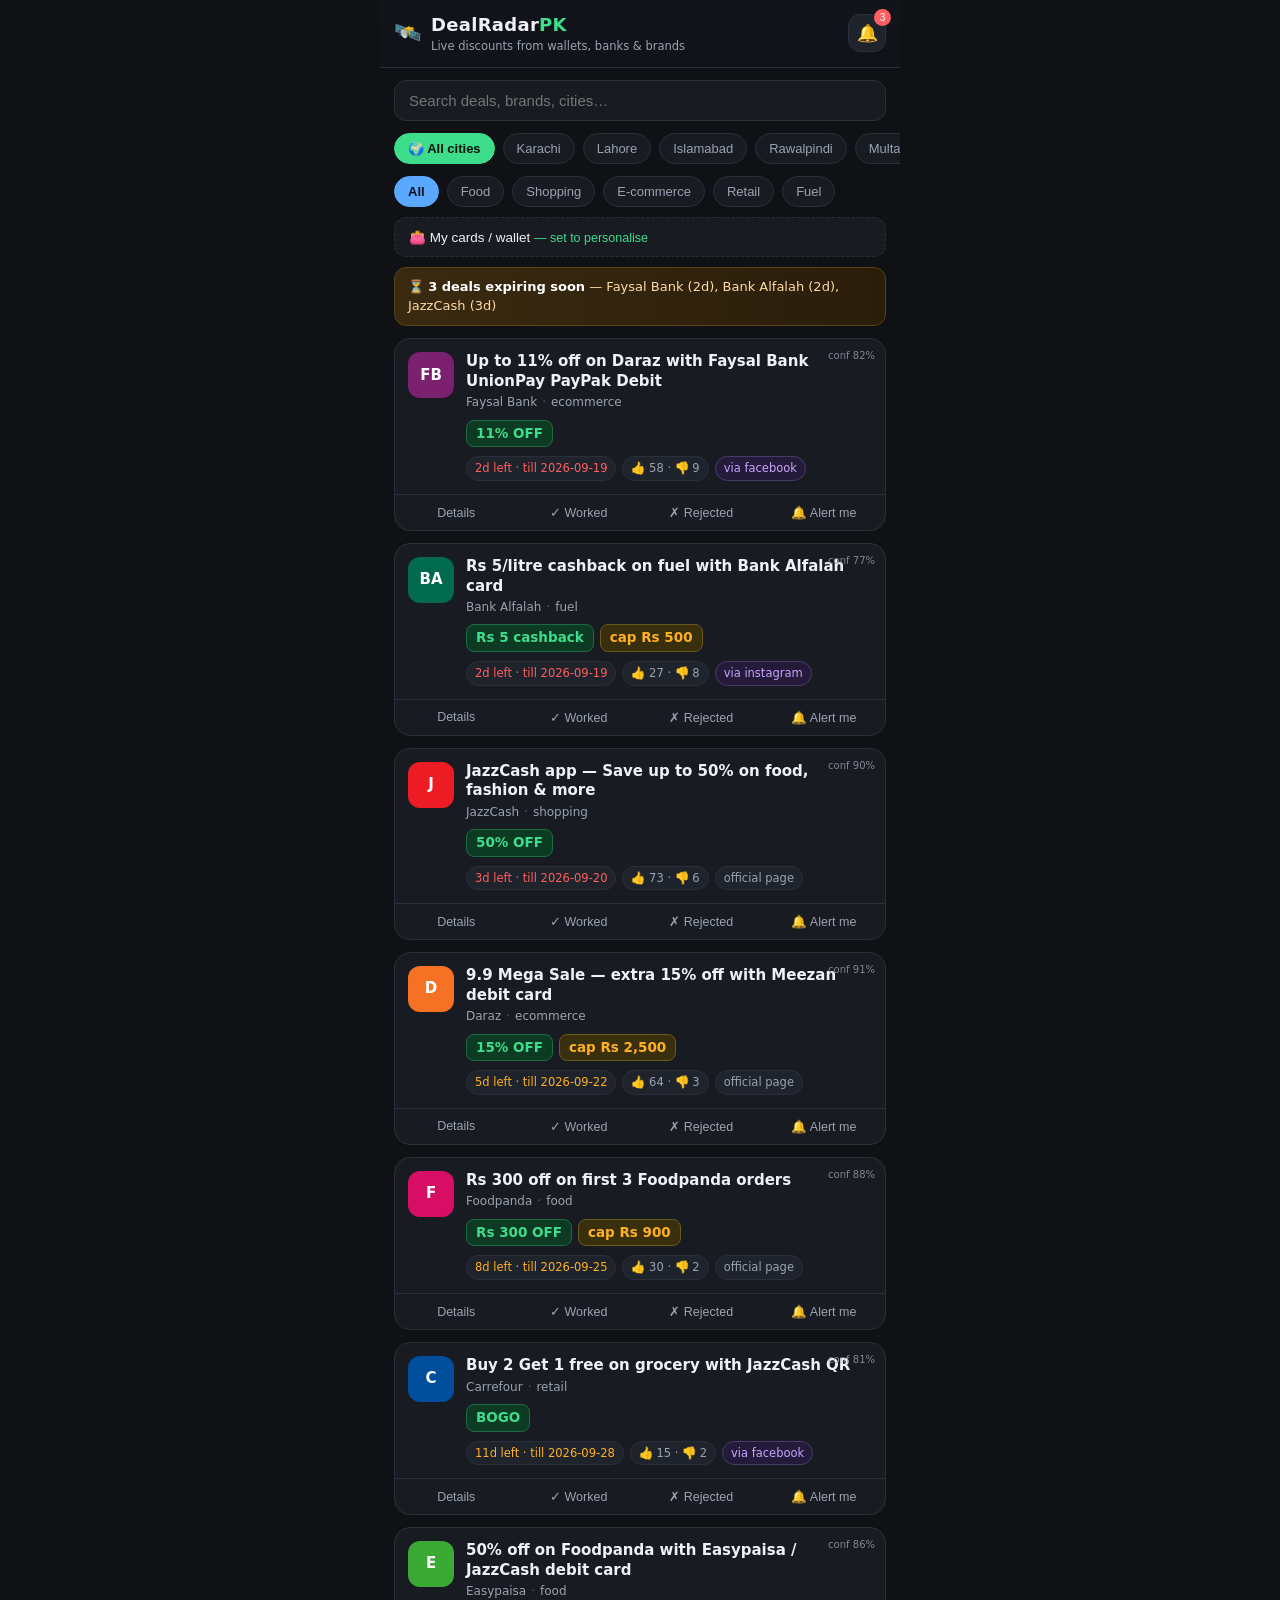
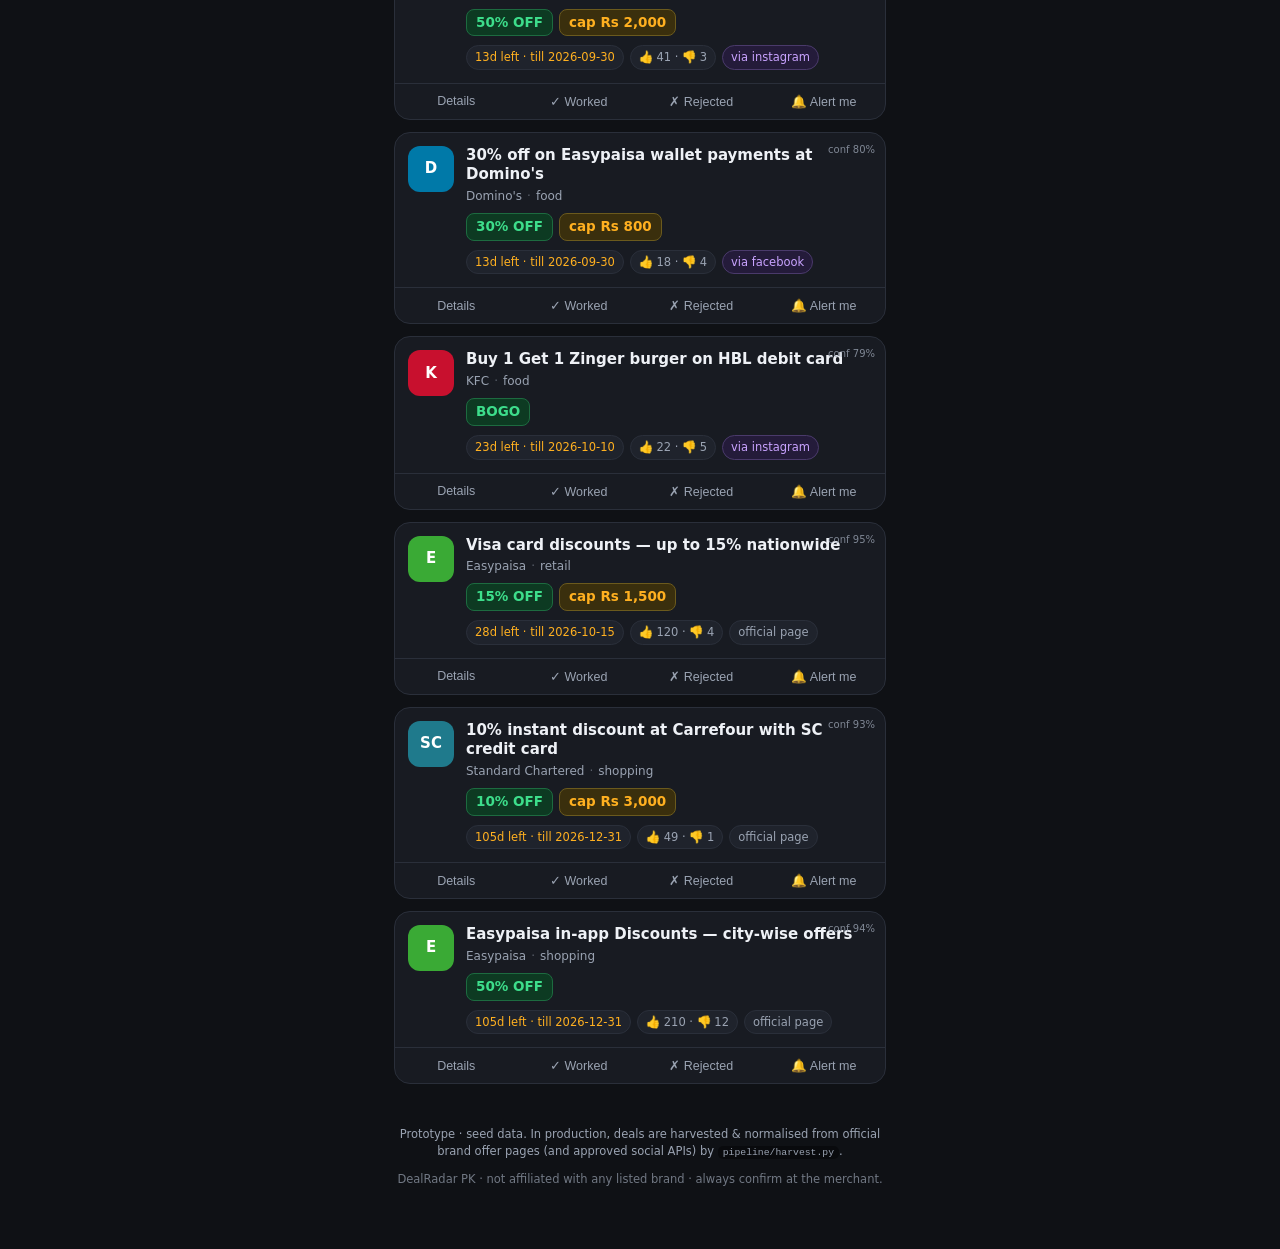
<file: DealRadarPK.html>
<!DOCTYPE html>
<html lang="en">
<head>
<meta charset="utf-8">
<meta name="viewport" content="width=device-width, initial-scale=1, viewport-fit=cover">
<meta name="theme-color" content="#0f1115">
<title>DealRadar PK — Discounts from wallets, banks & brands</title>
<style>
:root{
  --bg:#0f1115; --card:#181b22; --card2:#1f232c; --line:#2a2f3a;
  --txt:#eef1f6; --mut:#9aa3b2; --accent:#3ddd8b; --accent2:#5aa8ff;
  --warn:#ffb020; --danger:#ff5f5f; --radius:16px;
}
*{box-sizing:border-box;-webkit-tap-highlight-color:transparent}
body{margin:0;background:var(--bg);color:var(--txt);
  font-family:-apple-system,BlinkMacSystemFont,"Segoe UI",Roboto,Inter,system-ui,sans-serif;
  font-size:15px;line-height:1.45;max-width:520px;margin-inline:auto;padding-bottom:32px}
a{color:var(--accent2)}
code{background:#0006;padding:1px 5px;border-radius:5px;font-size:.85em}

.topbar{position:sticky;top:0;z-index:20;display:flex;align-items:center;justify-content:space-between;
  padding:12px 14px;background:linear-gradient(180deg,#11141a,#11141af0);border-bottom:1px solid var(--line);backdrop-filter:blur(8px)}
.brand{display:flex;gap:10px;align-items:center}
.logo{font-size:22px}
.topbar h1{margin:0;font-size:18px;letter-spacing:.3px}
.topbar h1 span{color:var(--accent)}
.tag{margin:0;font-size:11.5px;color:var(--mut)}
.bell{position:relative;background:var(--card2);border:1px solid var(--line);color:var(--txt);
  width:38px;height:38px;border-radius:12px;font-size:17px}
.badge{position:absolute;top:-6px;right:-6px;background:var(--danger);color:#fff;font-size:10px;
  min-width:17px;height:17px;border-radius:9px;display:flex;align-items:center;justify-content:center;padding:0 4px}

.searchbar{padding:12px 14px 6px}
.searchbar input{width:100%;padding:11px 14px;border-radius:12px;border:1px solid var(--line);
  background:var(--card);color:var(--txt);font-size:15px;outline:none}
.searchbar input:focus{border-color:var(--accent2)}

.chips{display:flex;gap:8px;overflow-x:auto;padding:6px 14px;scrollbar-width:none}
.chips::-webkit-scrollbar{display:none}
.chip{flex:0 0 auto;padding:7px 13px;border-radius:999px;border:1px solid var(--line);
  background:var(--card);color:var(--mut);font-size:13px;cursor:pointer;white-space:nowrap}
.chip.active{background:var(--accent);color:#04140a;border-color:var(--accent);font-weight:600}
.chip.cat.active{background:var(--accent2);border-color:var(--accent2);color:#04121f}

.mycards{padding:4px 14px 0}
.mycards-toggle{width:100%;text-align:left;padding:11px 14px;border-radius:12px;border:1px dashed var(--line);
  background:var(--card);color:var(--txt);font-size:13.5px;cursor:pointer}
#myCardsSummary{color:var(--accent);font-size:12.5px}
.mycards-panel{margin-top:8px;background:var(--card2);border:1px solid var(--line);border-radius:12px;padding:12px}
.mycards-panel h4{margin:0 0 8px;font-size:13px;color:var(--mut);font-weight:600}
.pay-grid{display:flex;flex-wrap:wrap;gap:8px}
.pay-opt{padding:7px 11px;border-radius:10px;border:1px solid var(--line);background:var(--card);
  color:var(--mut);font-size:12.5px;cursor:pointer}
.pay-opt.on{background:var(--accent2);border-color:var(--accent2);color:#04121f;font-weight:600}

.expiring{padding:10px 14px 0}
.expiring-card{background:linear-gradient(90deg,#3a2a10,#2a1d0a);border:1px solid #5a4318;border-radius:12px;
  padding:10px 13px;font-size:13px;color:#ffdca8}
.expiring-card b{color:#fff}

.feed{padding:12px 14px;display:flex;flex-direction:column;gap:12px}
.deal{background:var(--card);border:1px solid var(--line);border-radius:var(--radius);overflow:hidden;position:relative}
.deal.match{border-color:var(--accent);box-shadow:0 0 0 1px #3ddd8b33}
.deal-top{display:flex;gap:12px;padding:13px}
.logo-badge{flex:0 0 auto;width:46px;height:46px;border-radius:12px;display:flex;align-items:center;justify-content:center;
  font-weight:700;color:#fff;font-size:15px}
.deal-body{flex:1;min-width:0}
.deal-title{margin:0 0 3px;font-size:15px;font-weight:600;line-height:1.3}
.deal-brand{font-size:12px;color:var(--mut);margin:0 0 8px}
.deal-brand .dot{opacity:.5;margin:0 5px}
.disc{display:inline-block;background:#0d3a22;color:var(--accent);border:1px solid #1d6b40;
  padding:3px 9px;border-radius:8px;font-weight:700;font-size:13.5px}
.disc.cap{background:#3a2f0d;color:var(--warn);border-color:#6b5a1d;margin-left:6px;font-weight:600}
.deal-meta{display:flex;flex-wrap:wrap;gap:6px;margin-top:9px}
.pill{font-size:11.5px;color:var(--mut);background:var(--card2);border:1px solid var(--line);
  padding:3px 8px;border-radius:999px}
.pill.until{color:var(--warn)}
.pill.until.soon{color:var(--danger)}
.pill.src-social{color:#c9a3ff;border-color:#4a3a6b;background:#241b3a}
.deal-actions{display:flex;border-top:1px solid var(--line)}
.deal-actions button{flex:1;background:none;border:none;color:var(--mut);padding:10px;font-size:12.5px;cursor:pointer}
.deal-actions button:hover{background:var(--card2);color:var(--txt)}
.deal-actions button+.deal-actions button{border-left:1px solid var(--line)}
.conf{position:absolute;top:10px;right:10px;font-size:10px;color:var(--mut);opacity:.8}

.empty{text-align:center;color:var(--mut);padding:40px 20px}
.toast{position:fixed;left:50%;bottom:24px;transform:translateX(-50%) translateY(20px);
  background:#232936;color:var(--txt);padding:11px 18px;border-radius:12px;font-size:13.5px;
  opacity:0;transition:.25s;pointer-events:none;z-index:60;border:1px solid var(--line);max-width:90%}
.toast.show{opacity:1;transform:translateX(-50%) translateY(0)}

.sheet-backdrop{position:fixed;inset:0;background:#000a;z-index:40}
.sheet{position:fixed;left:50%;bottom:0;transform:translateX(-50%);width:100%;max-width:520px;
  background:var(--card);border:1px solid var(--line);border-bottom:none;border-radius:20px 20px 0 0;
  z-index:50;max-height:88vh;overflow:auto;padding:6px 16px 28px}
.sheet .grab{width:40px;height:4px;background:var(--line);border-radius:2px;margin:6px auto 14px}
.sheet h3{margin:0 0 6px;font-size:17px}
.sheet .row{display:flex;justify-content:space-between;gap:12px;padding:9px 0;border-bottom:1px solid var(--line);font-size:13.5px}
.sheet .row span:first-child{color:var(--mut)}
.sheet ul{margin:8px 0;padding-left:18px;font-size:13px;color:var(--mut)}
.hidden{display:none!important}

.footer{padding:18px 16px;color:var(--mut);font-size:11.5px;text-align:center}
.footer .fine{opacity:.7;margin-top:6px}

</style>
</head>
<body>
<header class="topbar">
  <div class="brand">
    <span class="logo">🛰️</span>
    <div>
      <h1>DealRadar<span>PK</span></h1>
      <p class="tag">Live discounts from wallets, banks & brands</p>
    </div>
  </div>
  <button id="alertBell" class="bell" title="Notifications">🔔<span id="bellCount" class="badge">0</span></button>
</header>

<div class="searchbar">
  <input id="q" type="search" placeholder="Search deals, brands, cities…" autocomplete="off">
</div>

<nav class="chips" id="cityChips"></nav>
<nav class="chips" id="catChips"></nav>

<div class="mycards">
  <button id="myCardsBtn" class="mycards-toggle">👛 My cards / wallet <span id="myCardsSummary">— set to personalise</span></button>
  <div id="myCardsPanel" class="mycards-panel hidden"></div>
</div>

<section class="expiring" id="expiringStrip"></section>

<main id="feed" class="feed" aria-live="polite"></main>

<div class="toast" id="toast"></div>

<div class="sheet-backdrop hidden" id="sheetBackdrop"></div>
<div class="sheet hidden" id="sheet"></div>

<footer class="footer">
  <p>Prototype · seed data. In production, deals are harvested &amp; normalised from official brand offer pages (and approved social APIs) by <code>pipeline/harvest.py</code>.</p>
  <p class="fine">DealRadar PK · not affiliated with any listed brand · always confirm at the merchant.</p>
</footer>

<script>window.__DEALS__ = {
  "meta": {
    "generated_at": "2026-09-18T20:49:00+05:00",
    "note": "Seed dataset for prototype. In production these records are produced by pipeline/harvest.py + normalise from live brand offer pages.",
    "currency": "PKR"
  },
  "brands": [
    {"id": "easypaisa", "name": "Easypaisa", "type": "wallet", "color": "#3aaa35"},
    {"id": "jazzcash", "name": "JazzCash", "type": "wallet", "color": "#ed1c24"},
    {"id": "hbl", "name": "HBL", "type": "bank", "color": "#00a76f"},
    {"id": "bankalfalah", "name": "Bank Alfalah", "type": "bank", "color": "#006a4e"},
    {"id": "meezan", "name": "Meezan Bank", "type": "bank", "color": "#0b6f5b"},
    {"id": "faysal", "name": "Faysal Bank", "type": "bank", "color": "#7b1f6f"},
    {"id": "scb", "name": "Standard Chartered", "type": "bank", "color": "#1f7a8c"},
    {"id": "foodpanda", "name": "Foodpanda", "type": "delivery", "color": "#d70f64"},
    {"id": "daraz", "name": "Daraz", "type": "ecommerce", "color": "#f57224"},
    {"id": "kfc", "name": "KFC", "type": "food", "color": "#c8102e"},
    {"id": "dominos", "name": "Domino's", "type": "food", "color": "#0079a8"},
    {"id": "carrefour", "name": "Carrefour", "type": "retail", "color": "#004e9c"}
  ],
  "deals": [
    {
      "id": "d1",
      "brand": "easypaisa",
      "category": "food",
      "title": "50% off on Foodpanda with Easypaisa / JazzCash debit card",
      "summary": "Pay via Easypaisa or JazzCash Debit Card and get 50% off on Foodpanda orders.",
      "discount": {"kind": "percent", "value": 50, "cap": 2000},
      "eligibility": {"payment": ["easypaisa_debit", "jazzcash_debit"], "merchant": "foodpanda"},
      "cities": ["All Pakistan"],
      "valid_from": "2026-09-01",
      "valid_until": "2026-09-30",
      "exclusions": ["Not valid with any other promotion", "Dine-in & takeaway"],
      "source": {"type": "social", "platform": "instagram", "url": "https://www.instagram.com/p/DSRxE1JDWw6/", "captured_at": "2026-09-15T11:20:00+05:00"},
      "confidence": 0.86,
      "status": "live",
      "reports": {"worked": 41, "failed": 3}
    },
    {
      "id": "d2",
      "brand": "easypaisa",
      "category": "retail",
      "title": "Visa card discounts — up to 15% nationwide",
      "summary": "Nationwide 15% discount, capped at Rs 1,500, valid 7 days a week for dine-in and takeaway.",
      "discount": {"kind": "percent", "value": 15, "cap": 1500},
      "eligibility": {"payment": ["visa_card"], "merchant": "multiple"},
      "cities": ["All Pakistan"],
      "valid_from": "2026-09-01",
      "valid_until": "2026-10-15",
      "exclusions": ["Max cap Rs 1,500", "Not valid with other promotions"],
      "source": {"type": "web", "platform": "easypaisa.com.pk", "url": "https://easypaisa.com.pk/visa-card-discounts/", "captured_at": "2026-09-16T09:00:00+05:00"},
      "confidence": 0.95,
      "status": "live",
      "reports": {"worked": 120, "failed": 4}
    },
    {
      "id": "d3",
      "brand": "jazzcash",
      "category": "shopping",
      "title": "JazzCash app — Save up to 50% on food, fashion & more",
      "summary": "Take big discounts across food, fashion and everyday shopping when you pay with the JazzCash app.",
      "discount": {"kind": "percent", "value": 50, "cap": null},
      "eligibility": {"payment": ["jazzcash_app", "jazzcash_qr"], "merchant": "multiple"},
      "cities": ["All Pakistan"],
      "valid_from": "2026-08-20",
      "valid_until": "2026-09-20",
      "exclusions": ["Select merchant partners only"],
      "source": {"type": "web", "platform": "jazzcash.com.pk", "url": "https://www.jazzcash.com.pk/deals/", "captured_at": "2026-09-17T18:30:00+05:00"},
      "confidence": 0.9,
      "status": "expiring",
      "reports": {"worked": 73, "failed": 6}
    },
    {
      "id": "d4",
      "brand": "faysal",
      "category": "ecommerce",
      "title": "Up to 11% off on Daraz with Faysal Bank UnionPay PayPak Debit",
      "summary": "Pay on Daraz with Faysal Bank UnionPay PayPak Debit Card for up to 11% off.",
      "discount": {"kind": "percent", "value": 11, "cap": null},
      "eligibility": {"payment": ["faysal_debit"], "merchant": "daraz"},
      "cities": ["All Pakistan"],
      "valid_from": "2026-06-01",
      "valid_until": "2026-09-19",
      "exclusions": ["Scan QR / PayPak debit only"],
      "source": {"type": "social", "platform": "facebook", "url": "https://www.facebook.com/easypaisa/posts/1401710295338500/", "captured_at": "2026-09-14T10:10:00+05:00"},
      "confidence": 0.82,
      "status": "expiring",
      "reports": {"worked": 58, "failed": 9}
    },
    {
      "id": "d5",
      "brand": "foodpanda",
      "category": "food",
      "title": "Rs 300 off on first 3 Foodpanda orders",
      "summary": "New users get Rs 300 off on each of their first 3 Foodpanda orders above Rs 1,200.",
      "discount": {"kind": "flat", "value": 300, "cap": 900},
      "eligibility": {"payment": ["any"], "merchant": "foodpanda", "user": "new"},
      "cities": ["Karachi", "Lahore", "Islamabad"],
      "valid_from": "2026-09-05",
      "valid_until": "2026-09-25",
      "exclusions": ["Minimum order Rs 1,200"],
      "source": {"type": "web", "platform": "foodpanda.com.pk", "url": "https://foodpanda.com.pk/offers", "captured_at": "2026-09-18T08:00:00+05:00"},
      "confidence": 0.88,
      "status": "live",
      "reports": {"worked": 30, "failed": 2}
    },
    {
      "id": "d6",
      "brand": "kfc",
      "category": "food",
      "title": "Buy 1 Get 1 Zinger burger on HBL debit card",
      "summary": "BOGO on Zinger burgers when paying with an HBL debit card at participating KFC outlets.",
      "discount": {"kind": "bogo", "value": null, "cap": null},
      "eligibility": {"payment": ["hbl_debit"], "merchant": "kfc"},
      "cities": ["Karachi", "Lahore"],
      "valid_from": "2026-09-10",
      "valid_until": "2026-10-10",
      "exclusions": ["Participating outlets only"],
      "source": {"type": "social", "platform": "instagram", "url": "https://www.instagram.com/hbl/", "captured_at": "2026-09-12T16:00:00+05:00"},
      "confidence": 0.79,
      "status": "live",
      "reports": {"worked": 22, "failed": 5}
    },
    {
      "id": "d7",
      "brand": "daraz",
      "category": "ecommerce",
      "title": "9.9 Mega Sale — extra 15% off with Meezan debit card",
      "summary": "During the 9.9 sale, pay with Meezan Bank debit card for an extra 15% off, capped at Rs 2,500.",
      "discount": {"kind": "percent", "value": 15, "cap": 2500},
      "eligibility": {"payment": ["meezan_debit"], "merchant": "daraz"},
      "cities": ["All Pakistan"],
      "valid_from": "2026-09-08",
      "valid_until": "2026-09-22",
      "exclusions": ["Excludes Daraz Mall select items"],
      "source": {"type": "web", "platform": "daraz.com.pk", "url": "https://www.daraz.com.pk/", "captured_at": "2026-09-17T12:00:00+05:00"},
      "confidence": 0.91,
      "status": "live",
      "reports": {"worked": 64, "failed": 3}
    },
    {
      "id": "d8",
      "brand": "dominos",
      "category": "food",
      "title": "30% off on Easypaisa wallet payments at Domino's",
      "summary": "Pay with Easypaisa wallet at Domino's and get 30% off on any pizza order.",
      "discount": {"kind": "percent", "value": 30, "cap": 800},
      "eligibility": {"payment": ["easypaisa_wallet"], "merchant": "dominos"},
      "cities": ["Islamabad", "Rawalpindi"],
      "valid_from": "2026-09-01",
      "valid_until": "2026-09-30",
      "exclusions": ["Dine-in & takeaway only"],
      "source": {"type": "social", "platform": "facebook", "url": "https://www.facebook.com/easypaisa/", "captured_at": "2026-09-13T19:00:00+05:00"},
      "confidence": 0.8,
      "status": "live",
      "reports": {"worked": 18, "failed": 4}
    },
    {
      "id": "d9",
      "brand": "scb",
      "category": "shopping",
      "title": "10% instant discount at Carrefour with SC credit card",
      "summary": "Standard Chartered credit card holders get 10% instant discount at Carrefour.",
      "discount": {"kind": "percent", "value": 10, "cap": 3000},
      "eligibility": {"payment": ["scb_credit"], "merchant": "carrefour"},
      "cities": ["Karachi", "Lahore", "Islamabad"],
      "valid_from": "2026-09-01",
      "valid_until": "2026-12-31",
      "exclusions": ["Max Rs 3,000 per transaction"],
      "source": {"type": "web", "platform": "sc.com/pk", "url": "https://www.sc.com/pk/", "captured_at": "2026-09-16T14:00:00+05:00"},
      "confidence": 0.93,
      "status": "live",
      "reports": {"worked": 49, "failed": 1}
    },
    {
      "id": "d10",
      "brand": "bankalfalah",
      "category": "fuel",
      "title": "Rs 5/litre cashback on fuel with Bank Alfalah card",
      "summary": "Flat Rs 5 per litre cashback at Shell Pakistan on Bank Alfalah debit/credit card payments.",
      "discount": {"kind": "cashback", "value": 5, "cap": 500},
      "eligibility": {"payment": ["bankalfalah_card"], "merchant": "shell"},
      "cities": ["All Pakistan"],
      "valid_from": "2026-09-01",
      "valid_until": "2026-09-19",
      "exclusions": ["Monthly cap Rs 500"],
      "source": {"type": "social", "platform": "instagram", "url": "https://www.instagram.com/bankalfalah/", "captured_at": "2026-09-11T13:00:00+05:00"},
      "confidence": 0.77,
      "status": "expiring",
      "reports": {"worked": 27, "failed": 8}
    },
    {
      "id": "d11",
      "brand": "easypaisa",
      "category": "shopping",
      "title": "Easypaisa in-app Discounts — city-wise offers",
      "summary": "Browse Easypaisa in-app Discounts tab: select your city and avail offers on food, fashion & lifestyle.",
      "discount": {"kind": "percent", "value": 50, "cap": null},
      "eligibility": {"payment": ["easypaisa_wallet"], "merchant": "multiple"},
      "cities": ["Karachi", "Lahore", "Islamabad", "Multan", "Faisalabad"],
      "valid_from": "2026-01-01",
      "valid_until": "2026-12-31",
      "exclusions": ["Merchant list rotates"],
      "source": {"type": "web", "platform": "easypaisa.com.pk", "url": "https://easypaisa.com.pk/discounts/", "captured_at": "2026-09-16T09:30:00+05:00"},
      "confidence": 0.94,
      "status": "live",
      "reports": {"worked": 210, "failed": 12}
    },
    {
      "id": "d12",
      "brand": "carrefour",
      "category": "retail",
      "title": "Buy 2 Get 1 free on grocery with JazzCash QR",
      "summary": "Scan JazzCash QR at Carrefour checkout for Buy 2 Get 1 free on selected grocery lines.",
      "discount": {"kind": "bogo", "value": null, "cap": null},
      "eligibility": {"payment": ["jazzcash_qr"], "merchant": "carrefour"},
      "cities": ["Karachi", "Lahore"],
      "valid_from": "2026-09-10",
      "valid_until": "2026-09-28",
      "exclusions": ["Selected SKUs only"],
      "source": {"type": "social", "platform": "facebook", "url": "https://www.facebook.com/jazzcash/", "captured_at": "2026-09-15T20:00:00+05:00"},
      "confidence": 0.81,
      "status": "live",
      "reports": {"worked": 15, "failed": 2}
    }
  ]
};</script>
<script>
/* DealRadar PK — prototype client. Loads seed dataset, filters, personalises, surfaces expiring deals. */
const $ = (s, r = document) => r.querySelector(s);
const $$ = (s, r = document) => [...r.querySelectorAll(s)];

const PAY_OPTIONS = [
  ["easypaisa_wallet", "Easypaisa wallet"], ["easypaisa_debit", "Easypaisa debit"],
  ["jazzcash_app", "JazzCash app"], ["jazzcash_qr", "JazzCash QR"], ["jazzcash_debit", "JazzCash debit"],
  ["hbl_debit", "HBL debit"], ["bankalfalah_card", "Bank Alfalah card"], ["meezan_debit", "Meezan debit"],
  ["faysal_debit", "Faysal debit"], ["scb_credit", "Standard Chartered credit"], ["visa_card", "Visa card"], ["any", "Any / cash"]
];
const CATS = [["all", "All"], ["food", "Food"], ["shopping", "Shopping"], ["ecommerce", "E-commerce"], ["retail", "Retail"], ["fuel", "Fuel"]];
const CITIES = ["All", "Karachi", "Lahore", "Islamabad", "Rawalpindi", "Multan", "Faisalabad"];

const TODAY = new Date("2026-09-18T20:49:00+05:00"); // fixed to dataset window for a stable demo
const state = { q: "", city: "All", cat: "all", myPay: new Set(JSON.parse(localStorage.getItem("dr_pay") || "[]")), onlyMine: false };

let DATA = null;

function daysUntil(d) { return Math.ceil((new Date(d + "T23:59:59+05:00") - TODAY) / 86400000); }
function brandOf(id) { return DATA.brands.find(b => b.id === id) || { name: id, color: "#555" }; }

function discountLabel(disc) {
  if (!disc) return "";
  if (disc.kind === "percent") return disc.value + "% OFF";
  if (disc.kind === "flat") return "Rs " + disc.value.toLocaleString() + " OFF";
  if (disc.kind === "cashback") return "Rs " + disc.value + " cashback";
  if (disc.kind === "bogo") return "BOGO";
  return "Offer";
}

function cityMatch(deal) {
  if (state.city === "All") return true;
  return deal.cities.includes("All Pakistan") || deal.cities.includes(state.city);
}
function payMatch(deal) {
  const elig = deal.eligibility?.payment || [];
  if (elig.includes("any")) return true;
  return [...state.myPay].some(p => elig.includes(p));
}
function isMine(deal) { return state.myPay.size > 0 && payMatch(deal); }

function filtered() {
  const q = state.q.trim().toLowerCase();
  return DATA.deals.filter(d => {
    if (!cityMatch(d)) return false;
    if (state.cat !== "all" && d.category !== state.cat) return false;
    if (q) {
      const hay = (d.title + " " + d.summary + " " + brandOf(d.brand).name + " " + d.cities.join(" ") + " " + d.category).toLowerCase();
      if (!hay.includes(q)) return false;
    }
    return true;
  }).sort((a, b) => {
    // personal matches first, then soonest expiry
    const am = isMine(a) ? 1 : 0, bm = isMine(b) ? 1 : 0;
    if (am !== bm) return bm - am;
    return new Date(a.valid_until) - new Date(b.valid_until);
  });
}

function dealCard(d) {
  const b = brandOf(d.brand);
  const initials = b.name.split(/\s+/).map(w => w[0]).join("").slice(0, 2).toUpperCase();
  const du = daysUntil(d.valid_until);
  const soon = du <= 3 ? " soon" : "";
  const mine = isMine(d);
  const discCap = d.discount?.cap ? `<span class="disc cap">cap Rs ${d.discount.cap.toLocaleString()}</span>` : "";
  const srcPill = d.source?.type === "social"
    ? `<span class="pill src-social">via ${d.source.platform}</span>`
    : `<span class="pill">official page</span>`;
  return `<article class="deal${mine ? " match" : ""}" data-id="${d.id}">
    <div class="conf">conf ${(d.confidence * 100) | 0}%</div>
    <div class="deal-top">
      <div class="logo-badge" style="background:${b.color}">${initials}</div>
      <div class="deal-body">
        <h3 class="deal-title">${d.title}</h3>
        <p class="deal-brand">${b.name}<span class="dot">·</span>${d.category}${mine ? '<span class="dot">·</span><b style="color:var(--accent)">matches your cards</b>' : ""}</p>
        <span class="disc">${discountLabel(d.discount)}</span>${discCap}
        <div class="deal-meta">
          <span class="pill until${soon}">${du < 0 ? "expired" : du + "d left"} · till ${d.valid_until}</span>
          <span class="pill">👍 ${d.reports.worked} · 👎 ${d.reports.failed}</span>
          ${srcPill}
        </div>
      </div>
    </div>
    <div class="deal-actions">
      <button data-act="details">Details</button>
      <button data-act="worked">✓ Worked</button>
      <button data-act="failed">✗ Rejected</button>
      <button data-act="save">🔔 Alert me</button>
    </div>
  </article>`;
}

function renderFeed() {
  const list = filtered();
  $("#feed").innerHTML = list.length ? list.map(dealCard).join("")
    : `<div class="empty">No deals match your filters.<br>Try clearing search or city.</div>`;
}

function renderChips() {
  $("#cityChips").innerHTML = CITIES.map(c =>
    `<button class="chip${state.city === c ? " active" : ""}" data-city="${c}">${c === "All" ? "🌍 All cities" : c}</button>`).join("");
  $("#catChips").innerHTML = CATS.map(([v, l]) =>
    `<button class="chip cat${state.cat === v ? " active" : ""}" data-cat="${v}">${l}</button>`).join("");
}

function renderMyCards() {
  const n = state.myPay.size;
  $("#myCardsSummary").textContent = n ? `— ${n} selected` : "— set to personalise";
  $("#myCardsPanel").innerHTML = `<h4>Select the cards / wallets you carry</h4><div class="pay-grid">` +
    PAY_OPTIONS.map(([v, l]) => `<button class="pay-opt${state.myPay.has(v) ? " on" : ""}" data-pay="${v}">${l}</button>`).join("") +
    `</div>`;
}

function renderExpiring() {
  const soon = DATA.deals.filter(d => { const du = daysUntil(d.valid_until); return du >= 0 && du <= 3; })
    .sort((a, b) => new Date(a.valid_until) - new Date(b.valid_until));
  $("#expiringStrip").innerHTML = soon.length
    ? `<div class="expiring-card">⏳ <b>${soon.length} deal${soon.length > 1 ? "s" : ""} expiring soon</b> — ${soon.map(s => `${brandOf(s.brand).name} (${daysUntil(s.valid_until)}d)`).join(", ")}</div>`
    : "";
  $("#bellCount").textContent = soon.length;
}

function openSheet(d) {
  const b = brandOf(d.brand);
  const rows = [
    ["Brand", b.name + " (" + b.type + ")"],
    ["Discount", discountLabel(d.discount) + (d.discount?.cap ? ` · cap Rs ${d.discount.cap.toLocaleString()}` : "")],
    ["Valid", `${d.valid_from} → ${d.valid_until} (${daysUntil(d.valid_until)}d left)`],
    ["Eligible payment", (d.eligibility?.payment || []).join(", ") || "any"],
    ["Merchant", d.eligibility?.merchant || "—"],
    ["Cities", d.cities.join(", ")],
    ["Source", `<a href="${d.source?.url}" target="_blank" rel="noopener">${d.source?.platform || "—"}</a> · ${d.source?.type}`],
    ["Captured", d.source?.captured_at || "—"],
    ["Community", `👍 ${d.reports.worked} worked · 👎 ${d.reports.failed} rejected`],
    ["Model confidence", ((d.confidence * 100) | 0) + "%"]
  ];
  $("#sheet").innerHTML = `<div class="grab"></div>
    <h3>${d.title}</h3>
    <p style="color:var(--mut);font-size:13.5px;margin:0 0 12px">${d.summary}</p>
    ${rows.map(([k, v]) => `<div class="row"><span>${k}</span><span style="text-align:right">${v}</span></div>`).join("")}
    ${d.exclusions?.length ? `<h4 style="margin:14px 0 0;font-size:13px;color:var(--mut)">Exclusions / terms</h4><ul>${d.exclusions.map(e => `<li>${e}</li>`).join("")}</ul>` : ""}
    <p class="fine" style="color:var(--mut);font-size:11.5px;margin-top:14px">Always confirm at the merchant. DealRadar aggregates public offers and is not affiliated with ${b.name}.</p>`;
  $("#sheet").classList.remove("hidden"); $("#sheetBackdrop").classList.remove("hidden");
}
function closeSheet() { $("#sheet").classList.add("hidden"); $("#sheetBackdrop").classList.add("hidden"); }

let toastT;
function toast(msg) {
  const t = $("#toast"); t.textContent = msg; t.classList.add("show");
  clearTimeout(toastT); toastT = setTimeout(() => t.classList.remove("show"), 2000);
}

function wire() {
  $("#q").addEventListener("input", e => { state.q = e.target.value; renderFeed(); });
  $("#cityChips").addEventListener("click", e => { const b = e.target.closest("[data-city]"); if (!b) return; state.city = b.dataset.city; renderChips(); renderFeed(); });
  $("#catChips").addEventListener("click", e => { const b = e.target.closest("[data-cat]"); if (!b) return; state.cat = b.dataset.cat; renderChips(); renderFeed(); });
  $("#myCardsBtn").addEventListener("click", () => $("#myCardsPanel").classList.toggle("hidden"));
  $("#myCardsPanel").addEventListener("click", e => {
    const b = e.target.closest("[data-pay]"); if (!b) return;
    const v = b.dataset.pay;
    state.myPay.has(v) ? state.myPay.delete(v) : state.myPay.add(v);
    localStorage.setItem("dr_pay", JSON.stringify([...state.myPay]));
    renderMyCards(); renderFeed();
  });
  $("#feed").addEventListener("click", e => {
    const card = e.target.closest(".deal"); if (!card) return;
    const d = DATA.deals.find(x => x.id === card.dataset.id);
    const act = e.target.closest("[data-act]")?.dataset.act;
    if (act === "details") return openSheet(d);
    if (act === "worked") { d.reports.worked++; toast("Thanks — marked as worked 👍"); }
    if (act === "failed") { d.reports.failed++; toast("Thanks — flagged as rejected 👎"); }
    if (act === "save") { toast("🔔 You'll get an alert before it expires"); }
    renderFeed(); renderExpiring();
  });
  $("#sheetBackdrop").addEventListener("click", closeSheet);
  $("#alertBell").addEventListener("click", () => {
    const n = $("#bellCount").textContent;
    toast(n > 0 ? `${n} deals expiring within 3 days` : "No expiring alerts right now");
  });
}

(async function init() {
  DATA = window.__DEALS__;
  renderChips(); renderMyCards(); renderExpiring(); renderFeed(); wire();
})();

</script>
</body>
</html>
</file>
